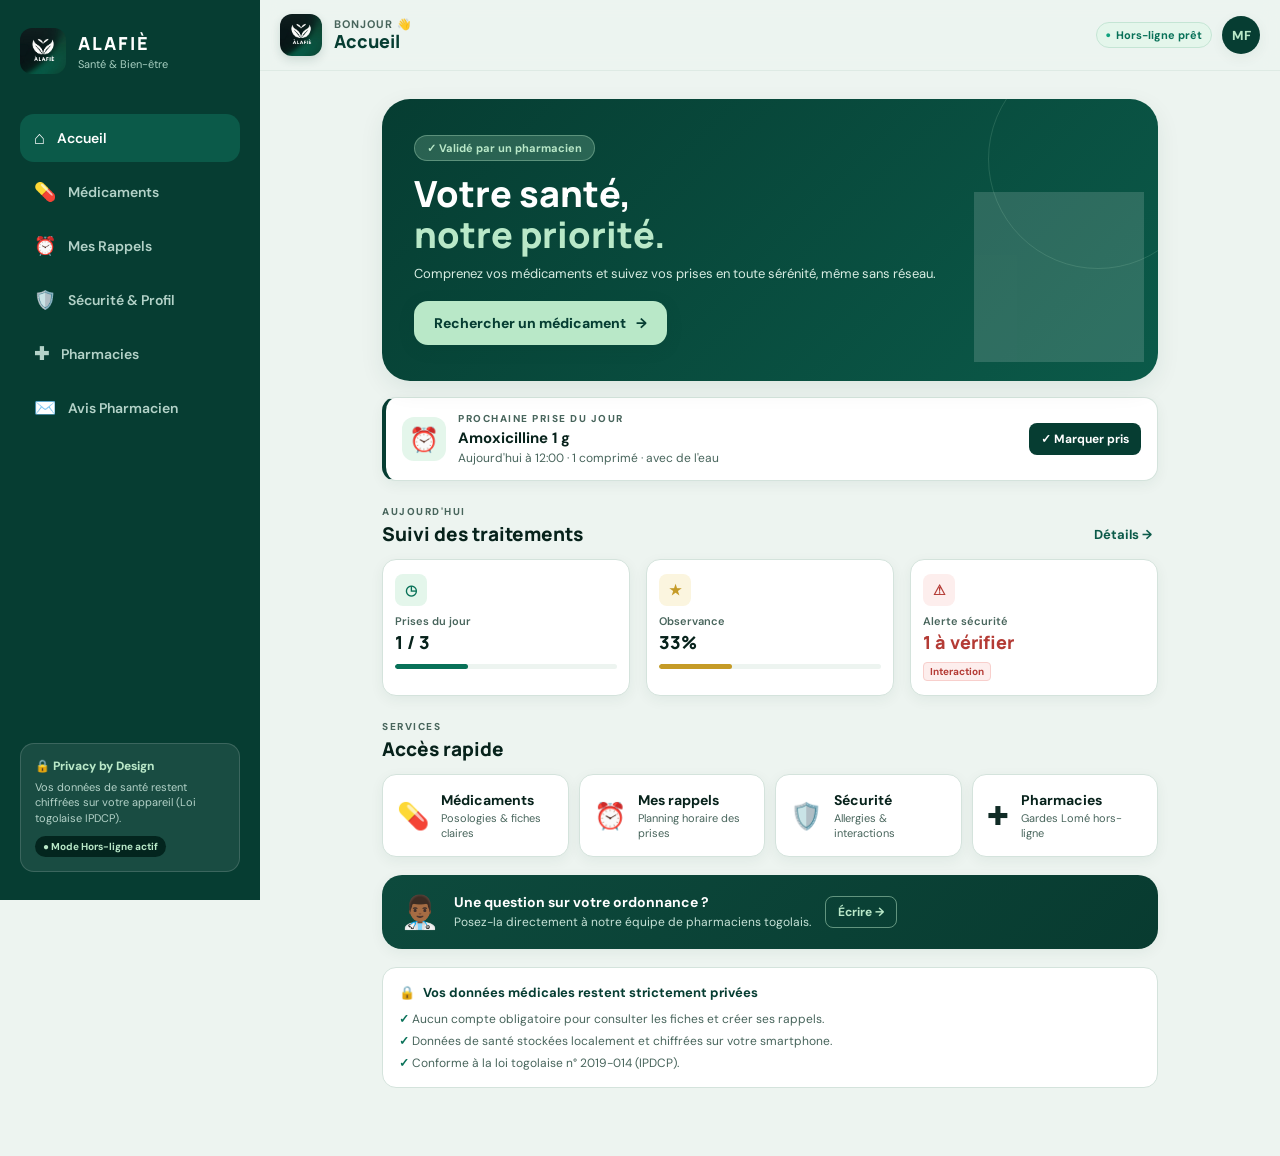
<file: index.html>
<!DOCTYPE html>
<html lang="fr">
<head>
  <meta charset="UTF-8">
  <meta name="viewport" content="width=device-width, initial-scale=1.0, maximum-scale=1.0, user-scalable=no, viewport-fit=cover">
  <meta name="theme-color" content="#063D32">
  <title>Alafiè — Santé & Suivi des médicaments</title>
  
  <!-- Polices Google : DM Sans (corps lisible) & Manrope (titres modernes) -->
  <link rel="preconnect" href="https://fonts.googleapis.com">
  <link rel="preconnect" href="https://fonts.gstatic.com" crossorigin>
  <link href="https://fonts.googleapis.com/css2?family=DM+Sans:ital,wght@0,400;0,500;0,600;0,700;1,400&family=Manrope:wght@600;700;800&display=swap" rel="stylesheet">
  
  <link rel="stylesheet" href="style.css">
</head>
<body>

<div class="app-layout">
  
  <!-- ==========================================
       SIDEBAR DESKTOP (> 900px)
       ========================================== -->
  <aside class="sidebar-desktop">
    <div class="sidebar-brand">
      <img src="IMG_1284.PNG" alt="Logo Alafiè" class="app-logo">
      <div class="brand-text">
        <span class="brand-name">ALAFIÈ</span>
        <span class="brand-tagline">Santé & Bien-être</span>
      </div>
    </div>

    <nav class="sidebar-nav">
      <button class="nav-btn active" data-screen="home">
        <span class="nav-icon">⌂</span>
        <span class="nav-label">Accueil</span>
      </button>
      <button class="nav-btn" data-screen="medicaments">
        <span class="nav-icon">💊</span>
        <span class="nav-label">Médicaments</span>
      </button>
      <button class="nav-btn" data-screen="rappels">
        <span class="nav-icon">⏰</span>
        <span class="nav-label">Mes Rappels</span>
      </button>
      <button class="nav-btn" data-screen="securite">
        <span class="nav-icon">🛡️</span>
        <span class="nav-label">Sécurité & Profil</span>
      </button>
      <button class="nav-btn" data-screen="pharmacies">
        <span class="nav-icon">✚</span>
        <span class="nav-label">Pharmacies</span>
      </button>
      <button class="nav-btn" data-screen="contact">
        <span class="nav-icon">✉️</span>
        <span class="nav-label">Avis Pharmacien</span>
      </button>
    </nav>

    <div class="sidebar-privacy">
      <div class="privacy-badge">🔒 Privacy by Design</div>
      <p>Vos données de santé restent chiffrées sur votre appareil (Loi togolaise IPDCP).</p>
      <div class="offline-pill">● Mode Hors-ligne actif</div>
    </div>
  </aside>

  <!-- ==========================================
       CONTENEUR PRINCIPAL (MOBILE & TABLETTE)
       ========================================== -->
  <div class="main-wrapper">
    
    <!-- Topbar Mobile & Tablette -->
    <header class="app-topbar">
      <div class="topbar-left">
        <img src="IMG_1284.PNG" alt="Alafiè" class="mobile-logo">
        <div>
          <span class="topbar-greeting">Bonjour 👋</span>
          <h1 class="topbar-title" id="page-title">Accueil</h1>
        </div>
      </div>
      <div class="topbar-right">
        <span class="sync-badge" title="Toutes les fiches sont synchronisées pour un usage sans réseau">
          <span class="dot-online">●</span> Hors-ligne prêt
        </span>
        <button class="btn-avatar" data-go="securite" aria-label="Profil et sécurité">
          <span>MF</span>
        </button>
      </div>
    </header>

    <!-- ZONE DE CONTENU DÉFILABLE -->
    <main class="app-content">

      <!-- ====================================================
           1. ÉCRAN ACCUEIL (#home)
           ==================================================== -->
      <section id="home" class="screen-view active-screen">
        
        <!-- Hero Compact Mobile -->
        <div class="hero-card">
          <div class="hero-content">
            <span class="badge-trust">✓ Validé par un pharmacien</span>
            <h2>Votre santé,<br><em>notre priorité.</em></h2>
            <p>Comprenez vos médicaments et suivez vos prises en toute sérénité, même sans réseau.</p>
            <button class="btn-primary" data-go="medicaments">
              <span>Rechercher un médicament</span>
              <span class="arrow-icon">→</span>
            </button>
          </div>
          <div class="hero-graphic">
            <img src="IMG_1284.PNG" alt="Feuille Alafiè" class="hero-leaf">
          </div>
        </div>

        <!-- Prochaine Prise Immédiate -->
        <div class="next-dose-banner" id="next-dose-widget">
          <div class="next-dose-icon">⏰</div>
          <div class="next-dose-info">
            <span class="section-micro">PROCHAINE PRISE DU JOUR</span>
            <strong id="next-dose-med">Amoxicilline 1 g</strong>
            <small id="next-dose-time">Aujourd'hui à 12:00 · 1 comprimé avec de l'eau</small>
          </div>
          <button class="btn-action-small" id="btn-quick-take">
            ✓ Marquer pris
          </button>
        </div>

        <!-- Suivi & Observance du jour -->
        <div class="section-title-row">
          <div>
            <span class="section-micro">AUJOURD'HUI</span>
            <h3>Suivi des traitements</h3>
          </div>
          <button class="btn-link" data-go="rappels">Détails →</button>
        </div>

        <div class="stats-row">
          <div class="stat-card">
            <div class="stat-icon icon-mint">◷</div>
            <div class="stat-data">
              <span class="stat-label">Prises du jour</span>
              <strong class="stat-value" id="stat-doses-ratio">2 / 3</strong>
            </div>
            <div class="stat-bar"><div class="stat-fill" id="stat-bar-fill" style="width: 67%;"></div></div>
          </div>

          <div class="stat-card">
            <div class="stat-icon icon-gold">★</div>
            <div class="stat-data">
              <span class="stat-label">Observance</span>
              <strong class="stat-value" id="stat-adherence-pct">67%</strong>
            </div>
            <div class="stat-bar"><div class="stat-fill stat-gold" id="stat-bar-gold" style="width: 67%;"></div></div>
          </div>

          <div class="stat-card stat-clickable" data-go="securite">
            <div class="stat-icon icon-danger">⚠</div>
            <div class="stat-data">
              <span class="stat-label">Alerte sécurité</span>
              <strong class="stat-value text-danger">1 à vérifier</strong>
            </div>
            <div class="stat-badge-danger">Interaction</div>
          </div>
        </div>

        <!-- Accès Rapide 4 Boutons -->
        <div class="section-title-row">
          <div>
            <span class="section-micro">SERVICES</span>
            <h3>Accès rapide</h3>
          </div>
        </div>

        <div class="quick-grid">
          <button class="quick-btn" data-go="medicaments">
            <span class="quick-emoji">💊</span>
            <div class="quick-texts">
              <b>Médicaments</b>
              <small>Posologies & fiches claires</small>
            </div>
          </button>
          
          <button class="quick-btn" data-go="rappels">
            <span class="quick-emoji">⏰</span>
            <div class="quick-texts">
              <b>Mes rappels</b>
              <small>Planning horaire des prises</small>
            </div>
          </button>

          <button class="quick-btn" data-go="securite">
            <span class="quick-emoji">🛡️</span>
            <div class="quick-texts">
              <b>Sécurité</b>
              <small>Allergies & interactions</small>
            </div>
          </button>

          <button class="quick-btn" data-go="pharmacies">
            <span class="quick-emoji">✚</span>
            <div class="quick-texts">
              <b>Pharmacies</b>
              <small>Gardes Lomé hors-ligne</small>
            </div>
          </button>
        </div>

        <!-- Bannière Contact Pharmacien -->
        <div class="pharmacist-card" data-go="contact">
          <div class="pharmacist-avatar">👨🏾‍⚕️</div>
          <div class="pharmacist-texts">
            <b>Une question sur votre ordonnance ?</b>
            <p>Posez-la directement à notre équipe de pharmaciens togolais.</p>
          </div>
          <button class="btn-outline-white">Écrire →</button>
        </div>

        <!-- Confiance & Confidentialité Locale -->
        <div class="privacy-guarantee-card">
          <div class="privacy-head">
            <span class="shield-icon">🔒</span>
            <strong>Vos données médicales restent strictement privées</strong>
          </div>
          <ul class="privacy-points">
            <li>Aucun compte obligatoire pour consulter les fiches et créer ses rappels.</li>
            <li>Données de santé stockées localement et chiffrées sur votre smartphone.</li>
            <li>Conforme à la loi togolaise n° 2019-014 (IPDCP).</li>
          </ul>
        </div>

      </section>

      <!-- ====================================================
           2. ÉCRAN MÉDICAMENTS (#medicaments)
           ==================================================== -->
      <section id="medicaments" class="screen-view">
        <div class="screen-header">
          <span class="section-micro">CATALOGUE OFFICIEL</span>
          <h2>Fiches Médicaments</h2>
          <p class="screen-sub">Informations simplifiées, posologies et équivalents génériques vérifiés.</p>
        </div>

        <!-- Barre de recherche -->
        <div class="search-container">
          <span class="search-icon">🔍</span>
          <input type="search" id="med-search-input" placeholder="Rechercher par marque ou DCI (ex: Paracétamol)..." autocomplete="off">
        </div>

        <!-- Filtres rapides -->
        <div class="filter-chips" id="filter-chips">
          <button class="chip active" data-filter="all">Tous</button>
          <button class="chip" data-filter="douleur">Douleur & Fièvre</button>
          <button class="chip" data-filter="antibiotique">Antibiotiques</button>
          <button class="chip" data-filter="anti-inflammatoire">Anti-inflammatoires</button>
          <button class="chip" data-filter="vitamine">Vitamines & Tonus</button>
        </div>

        <!-- Liste des cartes de médicaments -->
        <div class="med-list" id="med-list-container">
          <!-- Injecté dynamiquement par JavaScript avec fallback -->
        </div>

        <div class="trust-notice-box">
          <span class="notice-icon">ⓘ</span>
          <div>
            <b>Information médicale certifiée</b>
            <p>Chaque fiche est rédigée et validée par un pharmacien. Alafiè ne vend aucun médicament et ne remplace pas une prescription médicale.</p>
          </div>
        </div>
      </section>

      <!-- ====================================================
           3. ÉCRAN FICHE DÉTAILLÉE (#drug-detail)
           ==================================================== -->
      <section id="drug-detail" class="screen-view">
        <button class="btn-back" id="btn-back-to-meds">
          <span class="back-arrow">←</span>
          <span>Retour au catalogue</span>
        </button>

        <div class="detail-header-card">
          <div class="detail-badge-row">
            <span class="badge-trust">✓ Validé par un pharmacien</span>
            <span class="badge-form" id="detail-form-badge">Comprimé</span>
          </div>
          <h2 id="detail-med-name">Paracétamol 500 mg</h2>
          <div class="detail-dci-row">
            <span class="dci-label">DCI (Substance active) :</span>
            <strong id="detail-med-dci">Paracetamolum</strong>
          </div>
          <p class="detail-class" id="detail-med-class">Antalgique et antipyrétique de référence</p>
          
          <button class="btn-primary btn-add-treatment" id="btn-open-treatment-modal">
            <span>+ Ajouter à mon traitement</span>
          </button>
        </div>

        <!-- Sections informatives de la fiche -->
        <div class="detail-sections">
          
          <article class="detail-block">
            <div class="block-title">
              <span class="block-icon">🎯</span>
              <h3>À quoi sert ce médicament ?</h3>
            </div>
            <p id="detail-indication">Traitement symptomatique des douleurs d'intensité légère à modérée (maux de tête, douleurs dentaires, courbatures) et des états fébriles.</p>
          </article>

          <article class="detail-block highlight-posology">
            <div class="block-title">
              <span class="block-icon">⏱️</span>
              <h3>Posologie usuelle</h3>
            </div>
            <p id="detail-posology"><strong>Adulte et enfant > 27 kg :</strong> 1 à 2 comprimés par prise, à renouveler si nécessaire toutes les 4 à 6 heures. Ne jamais dépasser 3 000 mg (6 comprimés) par jour sans avis médical.</p>
          </article>

          <article class="detail-block">
            <div class="block-title">
              <span class="block-icon">💧</span>
              <h3>Comment le prendre ?</h3>
            </div>
            <p id="detail-administration">Par voie orale avec un grand verre d'eau. Peut être pris indifféremment pendant ou en dehors des repas.</p>
          </article>

          <article class="detail-block block-warning">
            <div class="block-title">
              <span class="block-icon">⚠️</span>
              <h3>Précautions & Contre-indications</h3>
            </div>
            <ul class="detail-bullets" id="detail-precautions">
              <li>Contre-indiqué en cas de maladie grave du foie (insuffisance hépatique).</li>
              <li>Attention aux surdosages : vérifiez qu'aucun autre traitement en cours ne contient de paracétamol.</li>
              <li>Éviter la consommation conjointe d'alcool.</li>
            </ul>
          </article>

          <article class="detail-block">
            <div class="block-title">
              <span class="block-icon">🔄</span>
              <h3>Équivalents génériques disponibles</h3>
            </div>
            <p class="generics-intro">Ces médicaments contiennent la même substance active et sont interchangeables :</p>
            <div class="generics-tags" id="detail-generics">
              <span class="generic-chip">Doliprane®</span>
              <span class="generic-chip">Efferalgan®</span>
              <span class="generic-chip">Dafalgan®</span>
              <span class="generic-chip">Paracétamol Biogaran</span>
            </div>
          </article>

          <article class="detail-block">
            <div class="block-title">
              <span class="block-icon">⚡</span>
              <h3>Effets indésirables possibles</h3>
            </div>
            <p id="detail-side-effects">Très rares aux doses recommandées : réactions allergiques cutanées (démangeaisons, rougeurs). En cas d'apparition inhabituelle, arrêtez la prise et contactez un soignant.</p>
          </article>

        </div>

        <div class="detail-bottom-cta">
          <button class="btn-primary full-width" id="btn-open-treatment-modal-bottom">
            <span>+ Ajouter à mon traitement quotidien</span>
          </button>
        </div>
      </section>

      <!-- ====================================================
           4. ÉCRAN RAPPELS (#rappels)
           ==================================================== -->
      <section id="rappels" class="screen-view">
        <div class="screen-header-row">
          <div>
            <span class="section-micro">OBSERVANCE</span>
            <h2>Mes Rappels</h2>
            <p class="screen-sub">Planning horaire autonome (fonctionne appareil verrouillé).</p>
          </div>
          <button class="btn-primary-small" id="btn-trigger-add-reminder">+ Nouveau</button>
        </div>

        <!-- Carte Résumé d'observance -->
        <div class="adherence-dashboard-card">
          <div class="adherence-text">
            <b>Suivi du traitement d'aujourd'hui</b>
            <span id="adherence-counter-text">2 prises sur 3 enregistrées</span>
            <small class="offline-note">🔔 Notifications locales programmées</small>
          </div>
          <div class="adherence-circle">
            <span class="circle-val" id="adherence-percentage">67%</span>
            <span class="circle-label">observance</span>
          </div>
        </div>

        <!-- Bannière "Tout est à jour" (affichée quand 100%) -->
        <div class="celebration-banner" id="celebration-banner" style="display: none;">
          <span class="celeb-icon">🎉</span>
          <div>
            <b>Bravo ! Toutes vos prises du jour sont validées.</b>
            <p>Votre suivi médical est parfaitement à jour pour aujourd'hui.</p>
          </div>
        </div>

        <!-- Timeline des prises -->
        <div class="section-title-row">
          <div>
            <span class="section-micro">CHRONOLOGIE</span>
            <h3>Prises prévues aujourd'hui</h3>
          </div>
        </div>

        <div class="reminder-timeline" id="reminder-timeline">
          <!-- Cartes de prises gérées dynamiquement en JS -->
        </div>

        <div class="battery-tip-box">
          <span class="tip-icon">💡</span>
          <div>
            <b>Astuce téléphones Android (Tecno, Infinix, etc.)</b>
            <p>Pour ne jamais manquer une alarme sans réseau, autorisez Alafiè à s'exécuter sans restriction de batterie dans vos paramètres.</p>
          </div>
        </div>
      </section>

      <!-- ====================================================
           5. ÉCRAN SÉCURITÉ (#securite)
           ==================================================== -->
      <section id="securite" class="screen-view">
        <div class="screen-header">
          <span class="section-micro">PRÉVENTION</span>
          <h2>Sécurité Médicamenteuse</h2>
          <p class="screen-sub">Vérification automatique des risques entre vos allergies et vos ordonnances.</p>
        </div>

        <!-- Alerte Risque Élevé Clinique -->
        <div class="risk-card risk-danger">
          <div class="risk-badge-header">
            <span class="risk-level-tag tag-high">🔴 Risque élevé détecté</span>
            <span class="risk-date">Aujourd'hui</span>
          </div>
          <div class="risk-body">
            <h4>Incompatibilité potentielle majeure</h4>
            <p>
              Une incompatibilité a été identifiée entre votre allergie déclarée à la <strong>Pénicilline</strong> et la prise d'<strong>Amoxicilline 1 g</strong> (antibiotique de la famille des pénicillines).
            </p>
            <div class="risk-action-notice">
              <span class="notice-symbol">⚠️</span>
              <p><strong>Parlez-en à un pharmacien ou à votre médecin avant toute prise.</strong> Ne modifiez pas votre traitement sans accompagnement d'un professionnel de santé.</p>
            </div>
          </div>
        </div>

        <!-- Grille de vos antécédents médicaux déclarés -->
        <div class="profile-card">
          <div class="profile-card-header">
            <div>
              <span class="section-micro">ANTÉCÉDENTS</span>
              <h3>Vos allergies déclarées</h3>
            </div>
            <button class="btn-secondary-small" id="btn-add-allergy">+ Ajouter</button>
          </div>
          <div class="allergy-tags" id="allergy-tags-container">
            <span class="allergy-pill pill-danger">
              <span>Allergie : Pénicilline</span>
              <button class="btn-tag-remove" title="Supprimer">×</button>
            </span>
            <span class="allergy-pill">
              <span>Allergie : Aspirine (AINS)</span>
              <button class="btn-tag-remove" title="Supprimer">×</button>
            </span>
          </div>
          <p class="profile-note">Ces informations ne quittent jamais votre appareil et servent uniquement à vérifier la compatibilité des fiches.</p>
        </div>

        <!-- Traitements actifs surveillés -->
        <div class="profile-card">
          <div class="profile-card-header">
            <div>
              <span class="section-micro">TRAITEMENTS EN COURS</span>
              <h3>Médicaments surveillés</h3>
            </div>
          </div>
          <div class="monitored-drugs-list" id="monitored-drugs-list">
            <div class="monitored-row warning-row">
              <div class="med-dot red-dot"></div>
              <div class="med-monitored-text">
                <strong>Amoxicilline 1 g</strong>
                <small>1 comprimé · 1x / jour · Risque allergique actif</small>
              </div>
              <span class="badge-status-danger">À vérifier</span>
            </div>

            <div class="monitored-row">
              <div class="med-dot green-dot"></div>
              <div class="med-monitored-text">
                <strong>Paracétamol 500 mg</strong>
                <small>1 comprimé · 3x / jour · Compatible</small>
              </div>
              <span class="badge-status-ok">Sans conflit</span>
            </div>

            <div class="monitored-row">
              <div class="med-dot green-dot"></div>
              <div class="med-monitored-text">
                <strong>Vitamine C 500 mg</strong>
                <small>1 comprimé · 1x / jour · Compatible</small>
              </div>
              <span class="badge-status-ok">Sans conflit</span>
            </div>
          </div>
        </div>

        <!-- Charte de protection IPDCP -->
        <div class="privacy-card-banner">
          <div class="privacy-icon">🛡️</div>
          <div>
            <b>Protection stricte de vos données de santé</b>
            <p>Aucune inscription nominative, aucun identifiant transmis. Toutes les comparaisons s'exécutent en local sur votre processeur conformément à la loi togolaise n° 2019-014.</p>
          </div>
        </div>
      </section>

      <!-- ====================================================
           6. ÉCRAN PHARMACIES DE GARDE (#pharmacies)
           ==================================================== -->
      <section id="pharmacies" class="screen-view">
        <div class="screen-header-row">
          <div>
            <span class="section-micro">OFFICINES DE GARDE</span>
            <h2>Pharmacies de garde</h2>
            <p class="screen-sub">Lomé & environs · Liste de la semaine téléchargeable hors-ligne.</p>
          </div>
          <span class="badge-offline-active">● Hors-ligne</span>
        </div>

        <!-- Sélecteur de quartier -->
        <div class="filter-chips">
          <button class="chip active">Tout Lomé</button>
          <button class="chip">Centre-ville</button>
          <button class="chip">Tokoin</button>
          <button class="chip">Bè & Port</button>
          <button class="chip">Adidogomé</button>
        </div>

        <!-- Liste des pharmacies -->
        <div class="pharmacy-grid">
          
          <article class="pharmacy-card">
            <div class="pharmacy-icon-box">✚</div>
            <div class="pharmacy-details">
              <div class="pharmacy-top">
                <h4>Pharmacie Centrale de Lomé</h4>
                <span class="badge-open-24">Ouverte 24h/24</span>
              </div>
              <p class="pharmacy-address">📍 Rue du Commerce, Grand Marché (Centre)</p>
              <div class="pharmacy-phone-row">
                <span class="phone-label">Urgence garde :</span>
                <strong>+228 22 21 34 56</strong>
              </div>
            </div>
            <div class="pharmacy-actions">
              <a href="tel:+22822213456" class="btn-call-pharma">
                <span>📞 Appeler</span>
              </a>
              <button class="btn-secondary-pharma" onclick="notify('Pharmacie Centrale : en face du Grand Marché')">
                <span>Détails</span>
              </button>
            </div>
          </article>

          <article class="pharmacy-card">
            <div class="pharmacy-icon-box">✚</div>
            <div class="pharmacy-details">
              <div class="pharmacy-top">
                <h4>Pharmacie Saint Joseph</h4>
                <span class="badge-open-hours">08h00 — 22h00</span>
              </div>
              <p class="pharmacy-address">📍 Boulevard de la Paix, Tokoin Hôpital</p>
              <div class="pharmacy-phone-row">
                <span class="phone-label">Urgence garde :</span>
                <strong>+228 22 21 24 60</strong>
              </div>
            </div>
            <div class="pharmacy-actions">
              <a href="tel:+22822212460" class="btn-call-pharma">
                <span>📞 Appeler</span>
              </a>
              <button class="btn-secondary-pharma" onclick="notify('Pharmacie Saint Joseph : Proche CHU Tokoin')">
                <span>Détails</span>
              </button>
            </div>
          </article>

          <article class="pharmacy-card">
            <div class="pharmacy-icon-box">✚</div>
            <div class="pharmacy-details">
              <div class="pharmacy-top">
                <h4>Pharmacie de l'Océan</h4>
                <span class="badge-open-hours">08h00 — 22h00</span>
              </div>
              <p class="pharmacy-address">📍 Route d'Aného, Zone Portuaire</p>
              <div class="pharmacy-phone-row">
                <span class="phone-label">Urgence garde :</span>
                <strong>+228 22 25 67 89</strong>
              </div>
            </div>
            <div class="pharmacy-actions">
              <a href="tel:+22822256789" class="btn-call-pharma">
                <span>📞 Appeler</span>
              </a>
              <button class="btn-secondary-pharma" onclick="notify('Pharmacie de l\'Océan : carrefour du Port')">
                <span>Détails</span>
              </button>
            </div>
          </article>

        </div>

        <!-- Emplacement transparent pour la V2 (Carte) -->
        <div class="v2-map-placeholder">
          <div class="v2-map-badge">✦ Prévu en Version 2</div>
          <div class="v2-map-content">
            <span class="map-icon">🗺️</span>
            <b>Carte interactive & Géolocalisation</b>
            <p>Dans la prochaine version, visualisez les pharmacies de garde les plus proches de votre position avec itinéraire GPS.</p>
          </div>
        </div>

      </section>

      <!-- ====================================================
           7. ÉCRAN CONTACT PHARMACIEN (#contact)
           ==================================================== -->
      <section id="contact" class="screen-view">
        <div class="screen-header">
          <span class="section-micro">ÉCOUTE MÉDICALE</span>
          <h2>Avis & Question au Pharmacien</h2>
          <p class="screen-sub">Formulaire direct adressé à notre équipe de pharmaciens togolais.</p>
        </div>

        <div class="contact-card-box">
          <div class="contact-disclaimer">
            <span class="doc-icon">👨🏾‍⚕️</span>
            <div>
              <b>Service assuré par des professionnels diplômés</b>
              <p>Chaque réponse est examinée avec rigueur. <strong>Ce service ne remplace pas une consultation médicale d'urgence (SAMU 118 / CHU).</strong> Aucun chatbot automatique n'est utilisé.</p>
            </div>
          </div>

          <form id="pharmacist-question-form" class="contact-form">
            <div class="form-group">
              <label for="user-name">Votre nom ou prénom (facultatif)</label>
              <input type="text" id="user-name" placeholder="Ex: Mario" />
            </div>

            <div class="form-group">
              <label for="user-contact">Numéro de téléphone ou Email (pour la réponse)</label>
              <input type="text" id="user-contact" placeholder="Ex: 90 00 00 00 ou email@domaine.tg" required />
            </div>

            <div class="form-group">
              <label for="question-subject">Sujet de la demande</label>
              <select id="question-subject">
                <option value="posologie">Question sur une posologie ou un dosage</option>
                <option value="effets">Effet indésirable ou réaction suspecte</option>
                <option value="generique">Demande d'équivalent générique</option>
                <option value="autre">Autre question médicale</option>
              </select>
            </div>

            <div class="form-group">
              <label for="question-text">Votre question détaillée</label>
              <textarea id="question-text" rows="4" placeholder="Précisez le nom du médicament, vos symptômes et le traitement en cours..." required></textarea>
            </div>

            <button type="submit" class="btn-primary full-width">
              <span>Envoyer ma question au pharmacien</span>
              <span>✉️</span>
            </button>
          </form>
        </div>
      </section>

    </main>

    <!-- ==========================================
         BOTTOM NAVIGATION BAR MOBILE (Fixe en bas)
         ========================================== -->
    <nav class="bottom-nav">
      <button class="bnav-btn active" data-screen="home">
        <span class="bnav-icon">⌂</span>
        <span class="bnav-label">Accueil</span>
      </button>
      <button class="bnav-btn" data-screen="medicaments">
        <span class="bnav-icon">💊</span>
        <span class="bnav-label">Médicaments</span>
      </button>
      <button class="bnav-btn" data-screen="rappels">
        <span class="bnav-icon">⏰</span>
        <span class="bnav-label">Rappels</span>
      </button>
      <button class="bnav-btn" data-screen="securite">
        <span class="bnav-icon">🛡️</span>
        <span class="bnav-label">Sécurité</span>
      </button>
      <button class="bnav-btn" data-screen="pharmacies">
        <span class="bnav-icon">✚</span>
        <span class="bnav-label">Pharmacies</span>
      </button>
    </nav>

  </div>
</div>

<!-- ====================================================
     MODAL CONFIGURATION D'UN TRAITEMENT / RAPPEL
     ==================================================== -->
<div class="modal-overlay" id="treatment-modal" style="display: none;">
  <div class="modal-sheet">
    <div class="modal-handle"></div>
    <div class="modal-header">
      <div>
        <span class="section-micro">PLANIFICATEUR DE PRISES</span>
        <h3 id="modal-drug-title">Ajouter Paracétamol 500 mg</h3>
      </div>
      <button class="btn-modal-close" id="btn-close-modal">✕</button>
    </div>

    <form id="add-treatment-form" class="modal-body">
      <div class="form-row">
        <div class="form-group">
          <label>Dose par prise</label>
          <input type="text" id="modal-dose-input" value="1 comprimé" required>
        </div>
        <div class="form-group">
          <label>Fréquence journalière</label>
          <select id="modal-freq-input">
            <option value="1">1 fois par jour</option>
            <option value="2">2 fois par jour</option>
            <option value="3" selected>3 fois par jour</option>
            <option value="4">4 fois par jour</option>
          </select>
        </div>
      </div>

      <div class="form-group">
        <label>Heure du premier rappel</label>
        <input type="time" id="modal-time-input" value="08:00" required>
      </div>

      <div class="form-group">
        <label>Moment de la prise</label>
        <select id="modal-moment-input">
          <option value="Pendant le repas">Pendant le repas</option>
          <option value="Après le repas" selected>Après le repas</option>
          <option value="À jeun / Avant le repas">À jeun / Avant le repas</option>
          <option value="Au coucher">Au coucher</option>
        </select>
      </div>

      <div class="form-group">
        <label>Durée du traitement</label>
        <select id="modal-duration-input">
          <option value="5">5 jours (Traitement ponctuel)</option>
          <option value="7" selected>7 jours</option>
          <option value="10">10 jours</option>
          <option value="30">Traitement continu (Chronique)</option>
        </select>
      </div>

      <div class="modal-footer">
        <button type="button" class="btn-secondary" id="btn-cancel-modal">Annuler</button>
        <button type="submit" class="btn-primary">
          <span>Enregistrer le rappel</span>
          <span>✓</span>
        </button>
      </div>
    </form>
  </div>
</div>

<!-- ====================================================
     TOAST NOTIFICATIONS (Feedback utilisateur)
     ==================================================== -->
<div class="app-toast" id="app-toast" role="status" aria-live="polite">
  <span class="toast-dot"></span>
  <span id="toast-message">Action enregistrée</span>
</div>

<script src="script.js"></script>
</body>
</html>
</file>
<file: style.css>
/* ==============================================================================
   ALAFIÈ — DESIGN SYSTEM & FEUILLE DE STYLE
   Mobile-First • Santé & Suivi des Médicaments (Togo / Afrique de l'Ouest)
   ============================================================================== */

:root {
  /* Palette Alafiè officielle */
  --alafie-green: #063D32;
  --alafie-green-dark: #03251e;
  --alafie-green-light: #0b5a49;
  --alafie-green-hover: #0e6e5a;
  --alafie-mint: #b9e8c8;
  --alafie-mint-light: #e4f6eb;
  --alafie-mint-border: #c4e5d4;
  --alafie-gold: #c59b27;
  --alafie-gold-light: #fbf5df;

  /* Neutres & Contrastes renforcés pour accessibilité */
  --alafie-background: #edf4f0;
  --alafie-card: #ffffff;
  --alafie-text: #102b25;
  --alafie-text-heading: #07221b;
  --alafie-muted: #48655c; /* Plus contrasté que #81958e pour l'extérieur */
  --alafie-border: #d4e3dc;

  /* Alertes & États cliniques */
  --alafie-danger: #b43b35;
  --alafie-danger-bg: #fdeeed;
  --alafie-danger-border: #f8cfcc;
  --alafie-warning: #ad6500;
  --alafie-warning-bg: #fef6e5;
  --alafie-warning-border: #f7dfb0;
  --alafie-success: #087158;
  --alafie-success-bg: #e2f5ea;

  /* Rayons de courbure & Ombres */
  --radius-sm: 8px;
  --radius-md: 14px;
  --radius-lg: 20px;
  --radius-xl: 28px;
  --shadow-subtle: 0 4px 14px rgba(6, 61, 50, 0.06);
  --shadow-card: 0 8px 24px rgba(6, 61, 50, 0.08);
  --shadow-modal: 0 -10px 40px rgba(6, 61, 50, 0.22);

  /* Typographie */
  --font-text: "DM Sans", -apple-system, BlinkMacSystemFont, "Segoe UI", Roboto, sans-serif;
  --font-title: "Manrope", sans-serif;
  
  --transition-fast: 180ms cubic-bezier(0.16, 1, 0.3, 1);
  --transition-normal: 240ms cubic-bezier(0.16, 1, 0.3, 1);
}

/* ------------------------------------------------------------------------------
   RESET & BASES
   ------------------------------------------------------------------------------ */
*, *::before, *::after {
  box-sizing: border-box;
  margin: 0;
  padding: 0;
}

html, body {
  min-height: 100%;
  font-family: var(--font-text);
  background-color: var(--alafie-background);
  color: var(--alafie-text);
  -webkit-font-smoothing: antialiased;
  -moz-osx-font-smoothing: grayscale;
}

button, input, select, textarea {
  font-family: inherit;
  font-size: inherit;
  color: inherit;
}

button {
  cursor: pointer;
  border: none;
  background: transparent;
  touch-action: manipulation;
  -webkit-tap-highlight-color: transparent;
}

a {
  color: inherit;
  text-decoration: none;
}

/* ------------------------------------------------------------------------------
   STRUCTURE GLOBALE & RESPONSIVE LAYOUT
   ------------------------------------------------------------------------------ */
.app-layout {
  min-height: 100vh;
  display: flex;
}

/* Sidebar Desktop (> 900px) */
.sidebar-desktop {
  display: none; /* Masquée sur mobile par défaut */
}

.main-wrapper {
  flex: 1;
  display: flex;
  flex-direction: column;
  min-width: 0;
  width: 100%;
  padding-bottom: calc(76px + env(safe-area-inset-bottom, 0px)); /* Espace pour la bottom nav */
}

/* ------------------------------------------------------------------------------
   TOPBAR MOBILE
   ------------------------------------------------------------------------------ */
.app-topbar {
  position: sticky;
  top: 0;
  z-index: 100;
  display: flex;
  align-items: center;
  justify-content: space-between;
  padding: 14px 20px;
  background-color: rgba(237, 244, 240, 0.95);
  backdrop-filter: blur(10px);
  -webkit-backdrop-filter: blur(10px);
  border-bottom: 1px solid rgba(212, 227, 220, 0.6);
}

.topbar-left {
  display: flex;
  align-items: center;
  gap: 12px;
}

.mobile-logo {
  width: 42px;
  height: 42px;
  object-fit: cover;
  border-radius: 12px;
  background-color: var(--alafie-green);
  box-shadow: 0 4px 10px rgba(6, 61, 50, 0.15);
}

.topbar-greeting {
  display: block;
  font-size: 11px;
  font-weight: 700;
  letter-spacing: 1px;
  color: var(--alafie-muted);
  text-transform: uppercase;
}

.topbar-title {
  font-family: var(--font-title);
  font-size: 18px;
  font-weight: 800;
  color: var(--alafie-green);
  line-height: 1.2;
}

.topbar-right {
  display: flex;
  align-items: center;
  gap: 10px;
}

.sync-badge {
  display: inline-flex;
  align-items: center;
  gap: 5px;
  background-color: var(--alafie-mint-light);
  color: var(--alafie-success);
  padding: 5px 9px;
  border-radius: 50px;
  font-size: 11px;
  font-weight: 700;
  border: 1px solid var(--alafie-mint-border);
}

.dot-online {
  color: #10a37f;
  font-size: 9px;
  animation: pulse-dot 2.5s infinite;
}

@keyframes pulse-dot {
  0%, 100% { opacity: 1; transform: scale(1); }
  50% { opacity: 0.4; transform: scale(0.85); }
}

.btn-avatar {
  width: 38px;
  height: 38px;
  border-radius: 50%;
  background: var(--alafie-green);
  color: var(--alafie-mint);
  display: flex;
  align-items: center;
  justify-content: center;
  font-weight: 800;
  font-size: 13px;
  box-shadow: var(--shadow-subtle);
  transition: transform var(--transition-fast);
}

.btn-avatar:active {
  transform: scale(0.92);
}

/* ------------------------------------------------------------------------------
   ZONE CONTENU PRINCIPAL
   ------------------------------------------------------------------------------ */
.app-content {
  padding: 16px 18px 40px;
  max-width: 680px;
  margin: 0 auto;
  width: 100%;
}

.screen-view {
  display: none;
  animation: fadeIn 220ms ease;
}

.screen-view.active-screen {
  display: block;
}

@keyframes fadeIn {
  from { opacity: 0; transform: translateY(6px); }
  to { opacity: 1; transform: translateY(0); }
}

.section-micro {
  display: block;
  font-size: 10px;
  font-weight: 800;
  letter-spacing: 1.5px;
  color: var(--alafie-muted);
  text-transform: uppercase;
  margin-bottom: 3px;
}

.section-title-row {
  display: flex;
  justify-content: space-between;
  align-items: flex-end;
  margin: 24px 0 12px;
}

.section-title-row h3 {
  font-family: var(--font-title);
  font-size: 19px;
  font-weight: 800;
  color: var(--alafie-text-heading);
}

.btn-link {
  color: var(--alafie-green-light);
  font-weight: 700;
  font-size: 13px;
  padding: 4px 6px;
}

/* ------------------------------------------------------------------------------
   1. HERO CARD (ACCUEIL)
   ------------------------------------------------------------------------------ */
.hero-card {
  background: linear-gradient(135deg, var(--alafie-green) 0%, var(--alafie-green-light) 100%);
  border-radius: var(--radius-xl);
  color: #ffffff;
  padding: 26px 22px;
  position: relative;
  overflow: hidden;
  box-shadow: var(--shadow-card);
  margin-bottom: 16px;
}

.hero-card::after {
  content: "";
  position: absolute;
  width: 220px;
  height: 220px;
  border-radius: 50%;
  border: 1px solid rgba(185, 232, 200, 0.15);
  right: -50px;
  top: -50px;
  pointer-events: none;
}

.badge-trust {
  display: inline-block;
  background-color: rgba(185, 232, 200, 0.2);
  color: var(--alafie-mint);
  border: 1px solid rgba(185, 232, 200, 0.35);
  border-radius: 50px;
  padding: 5px 12px;
  font-size: 11px;
  font-weight: 700;
  margin-bottom: 12px;
}

.hero-content h2 {
  font-family: var(--font-title);
  font-size: 28px;
  font-weight: 800;
  line-height: 1.15;
  margin-bottom: 8px;
}

.hero-content h2 em {
  font-style: normal;
  color: var(--alafie-mint);
}

.hero-content p {
  color: #d8ede3;
  font-size: 13px;
  line-height: 1.5;
  margin-bottom: 18px;
  max-width: 90%;
}

.hero-graphic {
  position: absolute;
  right: 14px;
  bottom: 14px;
  opacity: 0.15;
  pointer-events: none;
}

.hero-leaf {
  width: 120px;
  height: 120px;
  filter: brightness(0) invert(1);
}

/* Boutons primaires & actions */
.btn-primary {
  display: inline-flex;
  align-items: center;
  justify-content: center;
  gap: 10px;
  background-color: var(--alafie-mint);
  color: var(--alafie-green);
  padding: 13px 20px;
  border-radius: var(--radius-md);
  font-weight: 800;
  font-size: 14px;
  box-shadow: 0 4px 15px rgba(6, 61, 50, 0.18);
  transition: all var(--transition-fast);
}

.btn-primary:active {
  transform: translateY(1px) scale(0.98);
  background-color: #a4deb7;
}

.btn-primary.full-width {
  width: 100%;
}

/* Prochaine prise immédiate */
.next-dose-banner {
  background-color: var(--alafie-card);
  border: 1px solid var(--alafie-border);
  border-left: 4px solid var(--alafie-green);
  border-radius: var(--radius-md);
  padding: 14px 16px;
  display: flex;
  align-items: center;
  gap: 12px;
  box-shadow: var(--shadow-subtle);
  margin-bottom: 18px;
}

.next-dose-icon {
  font-size: 24px;
  width: 44px;
  height: 44px;
  border-radius: 12px;
  background-color: var(--alafie-mint-light);
  display: flex;
  align-items: center;
  justify-content: center;
  flex-shrink: 0;
}

.next-dose-info {
  flex: 1;
  min-width: 0;
}

.next-dose-info strong {
  display: block;
  font-size: 15px;
  font-weight: 700;
  color: var(--alafie-text-heading);
}

.next-dose-info small {
  display: block;
  font-size: 12px;
  color: var(--alafie-muted);
  margin-top: 2px;
  white-space: nowrap;
  overflow: hidden;
  text-overflow: ellipsis;
}

.btn-action-small {
  background-color: var(--alafie-green);
  color: #ffffff;
  padding: 8px 12px;
  border-radius: var(--radius-sm);
  font-size: 12px;
  font-weight: 700;
  white-space: nowrap;
  transition: all var(--transition-fast);
}

.btn-action-small:active {
  background-color: var(--alafie-green-hover);
  transform: scale(0.95);
}

/* ------------------------------------------------------------------------------
   STATS & OBSERVANCE (ACCUEIL)
   ------------------------------------------------------------------------------ */
.stats-row {
  display: grid;
  grid-template-columns: repeat(3, 1fr);
  gap: 10px;
  margin-bottom: 12px;
}

.stat-card {
  background-color: var(--alafie-card);
  border-radius: var(--radius-md);
  padding: 14px 12px;
  box-shadow: var(--shadow-subtle);
  border: 1px solid var(--alafie-border);
  display: flex;
  flex-direction: column;
}

.stat-clickable {
  cursor: pointer;
  transition: transform var(--transition-fast);
}

.stat-clickable:active {
  transform: scale(0.97);
}

.stat-icon {
  width: 32px;
  height: 32px;
  border-radius: 8px;
  display: flex;
  align-items: center;
  justify-content: center;
  font-size: 14px;
  font-weight: 800;
  margin-bottom: 8px;
}

.icon-mint { background: var(--alafie-mint-light); color: var(--alafie-success); }
.icon-gold { background: var(--alafie-gold-light); color: var(--alafie-gold); }
.icon-danger { background: var(--alafie-danger-bg); color: var(--alafie-danger); }

.stat-label {
  display: block;
  font-size: 11px;
  color: var(--alafie-muted);
  font-weight: 600;
}

.stat-value {
  display: block;
  font-size: 18px;
  font-weight: 800;
  font-family: var(--font-title);
  color: var(--alafie-text-heading);
  margin-top: 2px;
}

.text-danger {
  color: var(--alafie-danger);
}

.stat-bar {
  height: 5px;
  background-color: var(--alafie-background);
  border-radius: 10px;
  margin-top: 10px;
  overflow: hidden;
}

.stat-fill {
  height: 100%;
  background-color: var(--alafie-success);
  border-radius: 10px;
  transition: width 0.4s ease;
}

.stat-fill.stat-gold {
  background-color: var(--alafie-gold);
}

.stat-badge-danger {
  display: inline-block;
  background: var(--alafie-danger-bg);
  color: var(--alafie-danger);
  border: 1px solid var(--alafie-danger-border);
  font-size: 10px;
  font-weight: 700;
  padding: 2px 6px;
  border-radius: 4px;
  margin-top: 8px;
  align-self: flex-start;
}

/* ------------------------------------------------------------------------------
   ACCÈS RAPIDE 4 BOUTONS (ACCUEIL)
   ------------------------------------------------------------------------------ */
.quick-grid {
  display: grid;
  grid-template-columns: 1fr 1fr;
  gap: 10px;
  margin-bottom: 18px;
}

.quick-btn {
  background-color: var(--alafie-card);
  border: 1px solid var(--alafie-border);
  border-radius: var(--radius-md);
  padding: 16px 14px;
  display: flex;
  align-items: center;
  gap: 12px;
  text-align: left;
  box-shadow: var(--shadow-subtle);
  transition: transform var(--transition-fast), box-shadow var(--transition-fast);
}

.quick-btn:active {
  transform: scale(0.97);
  box-shadow: 0 2px 8px rgba(6, 61, 50, 0.05);
}

.quick-emoji {
  font-size: 26px;
  line-height: 1;
  flex-shrink: 0;
}

.quick-texts b {
  display: block;
  font-size: 14px;
  font-weight: 700;
  color: var(--alafie-text-heading);
}

.quick-texts small {
  display: block;
  font-size: 11px;
  color: var(--alafie-muted);
  margin-top: 2px;
  line-height: 1.3;
}

/* Bannière Pharmacien Togo */
.pharmacist-card {
  background: linear-gradient(135deg, #0d4a3d, #083b30);
  border-radius: var(--radius-lg);
  padding: 16px 18px;
  color: #ffffff;
  display: flex;
  align-items: center;
  gap: 14px;
  margin-bottom: 18px;
  cursor: pointer;
  box-shadow: var(--shadow-subtle);
}

.pharmacist-avatar {
  font-size: 32px;
  flex-shrink: 0;
}

.pharmacist-texts b {
  display: block;
  font-size: 14px;
  font-weight: 700;
}

.pharmacist-texts p {
  font-size: 12px;
  color: #c7e3d8;
  margin-top: 3px;
  line-height: 1.4;
}

.btn-outline-white {
  background: transparent;
  color: var(--alafie-mint);
  border: 1px solid rgba(185, 232, 200, 0.5);
  border-radius: var(--radius-sm);
  padding: 7px 12px;
  font-size: 12px;
  font-weight: 700;
  white-space: nowrap;
}

/* Privacy Guarantee Card */
.privacy-guarantee-card {
  background: var(--alafie-card);
  border: 1px solid var(--alafie-border);
  border-radius: var(--radius-md);
  padding: 16px;
  margin-top: 8px;
}

.privacy-head {
  display: flex;
  align-items: center;
  gap: 8px;
  font-size: 13px;
  color: var(--alafie-green);
  margin-bottom: 10px;
}

.privacy-points {
  list-style: none;
  font-size: 12px;
  color: var(--alafie-muted);
  display: flex;
  flex-direction: column;
  gap: 6px;
}

.privacy-points li::before {
  content: "✓ ";
  color: var(--alafie-success);
  font-weight: 800;
}

/* ------------------------------------------------------------------------------
   2. ÉCRAN MÉDICAMENTS & RECHERCHE
   ------------------------------------------------------------------------------ */
.screen-header {
  margin-bottom: 16px;
}

.screen-header h2, .screen-header-row h2 {
  font-family: var(--font-title);
  font-size: 24px;
  font-weight: 800;
  color: var(--alafie-text-heading);
}

.screen-sub {
  font-size: 13px;
  color: var(--alafie-muted);
  margin-top: 4px;
  line-height: 1.45;
}

.screen-header-row {
  display: flex;
  justify-content: space-between;
  align-items: flex-start;
  margin-bottom: 16px;
}

.search-container {
  background-color: var(--alafie-card);
  border: 1.5px solid var(--alafie-border);
  border-radius: var(--radius-md);
  padding: 12px 14px;
  display: flex;
  align-items: center;
  gap: 10px;
  box-shadow: var(--shadow-subtle);
  margin-bottom: 12px;
  transition: border-color var(--transition-fast);
}

.search-container:focus-within {
  border-color: var(--alafie-green);
}

.search-container input {
  border: none;
  outline: none;
  background: transparent;
  width: 100%;
  font-size: 14px;
}

.search-container input::placeholder {
  color: #7b988f;
}

/* Filter chips */
.filter-chips {
  display: flex;
  gap: 8px;
  overflow-x: auto;
  padding-bottom: 8px;
  margin-bottom: 14px;
  scrollbar-width: none;
  -webkit-overflow-scrolling: touch;
}

.filter-chips::-webkit-scrollbar {
  display: none;
}

.chip {
  padding: 7px 14px;
  border-radius: 50px;
  background: var(--alafie-card);
  border: 1px solid var(--alafie-border);
  font-size: 12px;
  font-weight: 600;
  color: var(--alafie-muted);
  white-space: nowrap;
  transition: all var(--transition-fast);
}

.chip.active, .chip:active {
  background-color: var(--alafie-green);
  color: #ffffff;
  border-color: var(--alafie-green);
}

/* Grille des médicaments */
.med-list {
  display: flex;
  flex-direction: column;
  gap: 10px;
  margin-bottom: 18px;
}

.med-card {
  background-color: var(--alafie-card);
  border: 1px solid var(--alafie-border);
  border-radius: var(--radius-md);
  padding: 15px 16px;
  display: flex;
  align-items: center;
  gap: 14px;
  box-shadow: var(--shadow-subtle);
  transition: transform var(--transition-fast), border-color var(--transition-fast);
  cursor: pointer;
}

.med-card:active {
  transform: scale(0.98);
  border-color: var(--alafie-green-light);
}

.med-icon-box {
  width: 44px;
  height: 44px;
  border-radius: 12px;
  display: flex;
  align-items: center;
  justify-content: center;
  font-size: 22px;
  flex-shrink: 0;
}

.med-icon-blue { background: #eaf1fb; color: #1c54b2; }
.med-icon-cream { background: #fdf5e2; color: #9c7104; }
.med-icon-pink { background: #fbebee; color: #ad2840; }
.med-icon-orange { background: #fef1e5; color: #b75709; }

.med-main-info {
  flex: 1;
  min-width: 0;
}

.med-main-info b {
  display: block;
  font-size: 15px;
  color: var(--alafie-text-heading);
}

.med-dci-sub {
  display: block;
  font-size: 12px;
  color: var(--alafie-muted);
  margin-top: 2px;
  font-weight: 500;
}

.med-arrow {
  color: #9ab4aa;
  font-size: 20px;
  font-weight: 700;
}

.trust-notice-box {
  background-color: var(--alafie-mint-light);
  border: 1px solid var(--alafie-mint-border);
  border-radius: var(--radius-md);
  padding: 14px;
  display: flex;
  gap: 12px;
  margin-top: 14px;
}

.notice-icon {
  font-size: 20px;
  color: var(--alafie-success);
}

.trust-notice-box b {
  display: block;
  font-size: 13px;
  color: var(--alafie-green);
}

.trust-notice-box p {
  font-size: 12px;
  color: var(--alafie-muted);
  margin-top: 4px;
  line-height: 1.45;
}

/* ------------------------------------------------------------------------------
   3. ÉCRAN FICHE DÉTAILLÉE DU MÉDICAMENT (#drug-detail)
   ------------------------------------------------------------------------------ */
.btn-back {
  display: inline-flex;
  align-items: center;
  gap: 8px;
  color: var(--alafie-green);
  font-weight: 700;
  font-size: 14px;
  padding: 8px 0;
  margin-bottom: 12px;
}

.detail-header-card {
  background-color: var(--alafie-card);
  border: 1px solid var(--alafie-border);
  border-radius: var(--radius-lg);
  padding: 22px;
  box-shadow: var(--shadow-subtle);
  margin-bottom: 16px;
}

.detail-badge-row {
  display: flex;
  gap: 8px;
  margin-bottom: 10px;
}

.badge-form {
  background-color: #eaf1fb;
  color: #1e529a;
  border-radius: 50px;
  padding: 5px 11px;
  font-size: 11px;
  font-weight: 700;
}

.detail-header-card h2 {
  font-family: var(--font-title);
  font-size: 24px;
  font-weight: 800;
  color: var(--alafie-text-heading);
  margin-bottom: 6px;
}

.detail-dci-row {
  font-size: 13px;
  color: var(--alafie-muted);
  margin-bottom: 6px;
}

.detail-dci-row strong {
  color: var(--alafie-green);
  font-style: italic;
}

.detail-class {
  font-size: 13px;
  color: var(--alafie-text);
  margin-bottom: 18px;
}

.btn-add-treatment {
  width: 100%;
}

.detail-sections {
  display: flex;
  flex-direction: column;
  gap: 12px;
  margin-bottom: 24px;
}

.detail-block {
  background-color: var(--alafie-card);
  border: 1px solid var(--alafie-border);
  border-radius: var(--radius-md);
  padding: 16px;
  box-shadow: var(--shadow-subtle);
}

.detail-block.highlight-posology {
  border-left: 4px solid var(--alafie-green);
  background-color: #f7fbf9;
}

.detail-block.block-warning {
  border-left: 4px solid var(--alafie-danger);
  background-color: var(--alafie-danger-bg);
  border-color: var(--alafie-danger-border);
}

.detail-block.block-warning .block-title h3 {
  color: var(--alafie-danger);
}

.block-title {
  display: flex;
  align-items: center;
  gap: 8px;
  margin-bottom: 10px;
}

.block-title h3 {
  font-family: var(--font-title);
  font-size: 15px;
  font-weight: 800;
  color: var(--alafie-text-heading);
}

.detail-block p {
  font-size: 13px;
  line-height: 1.55;
  color: #2c4740;
}

.detail-bullets {
  padding-left: 20px;
  font-size: 13px;
  line-height: 1.55;
  color: #2c4740;
}

.detail-bullets li {
  margin-bottom: 6px;
}

.generics-intro {
  margin-bottom: 10px !important;
  font-size: 12px !important;
  color: var(--alafie-muted) !important;
}

.generics-tags {
  display: flex;
  flex-wrap: wrap;
  gap: 8px;
}

.generic-chip {
  background-color: var(--alafie-mint-light);
  color: var(--alafie-success);
  border: 1px solid var(--alafie-mint-border);
  padding: 6px 12px;
  border-radius: 50px;
  font-size: 12px;
  font-weight: 700;
}

.detail-bottom-cta {
  margin-top: 10px;
}

/* ------------------------------------------------------------------------------
   4. ÉCRAN RAPPELS (#rappels)
   ------------------------------------------------------------------------------ */
.btn-primary-small {
  background-color: var(--alafie-green);
  color: #ffffff;
  padding: 8px 14px;
  border-radius: var(--radius-sm);
  font-size: 13px;
  font-weight: 700;
  box-shadow: var(--shadow-subtle);
}

.adherence-dashboard-card {
  background: linear-gradient(130deg, var(--alafie-green), #0a5243);
  border-radius: var(--radius-lg);
  padding: 20px;
  color: #ffffff;
  display: flex;
  align-items: center;
  justify-content: space-between;
  margin-bottom: 16px;
  box-shadow: var(--shadow-card);
}

.adherence-text b {
  display: block;
  font-size: 16px;
  font-weight: 800;
}

.adherence-text span {
  display: block;
  font-size: 13px;
  color: #bde0d2;
  margin-top: 4px;
}

.offline-note {
  display: block;
  font-size: 11px;
  color: var(--alafie-mint);
  margin-top: 8px;
}

.adherence-circle {
  width: 76px;
  height: 76px;
  border-radius: 50%;
  border: 6px solid var(--alafie-mint);
  border-top-color: rgba(255, 255, 255, 0.25);
  display: flex;
  flex-direction: column;
  align-items: center;
  justify-content: center;
  flex-shrink: 0;
}

.circle-val {
  font-family: var(--font-title);
  font-size: 18px;
  font-weight: 800;
  line-height: 1;
}

.circle-label {
  font-size: 9px;
  text-transform: uppercase;
  letter-spacing: 0.5px;
  color: #bde0d2;
  margin-top: 2px;
}

.celebration-banner {
  background-color: var(--alafie-mint-light);
  border: 1.5px solid var(--alafie-mint-border);
  border-radius: var(--radius-md);
  padding: 16px;
  display: flex;
  align-items: center;
  gap: 14px;
  margin-bottom: 16px;
  animation: bounceIn 0.3s ease;
}

@keyframes bounceIn {
  0% { transform: scale(0.95); opacity: 0; }
  100% { transform: scale(1); opacity: 1; }
}

.celeb-icon {
  font-size: 28px;
}

.celebration-banner b {
  display: block;
  font-size: 14px;
  color: var(--alafie-green);
}

.celebration-banner p {
  font-size: 12px;
  color: var(--alafie-muted);
  margin-top: 2px;
}

/* Timeline */
.reminder-timeline {
  display: flex;
  flex-direction: column;
  gap: 10px;
  margin-bottom: 18px;
}

.timeline-item {
  background-color: var(--alafie-card);
  border: 1px solid var(--alafie-border);
  border-radius: var(--radius-md);
  padding: 16px;
  display: flex;
  align-items: center;
  gap: 12px;
  box-shadow: var(--shadow-subtle);
  transition: all var(--transition-fast);
}

.timeline-item.is-done {
  background-color: #f7faf8;
  border-color: #dbebe3;
  opacity: 0.85;
}

.timeline-item.is-done .dose-title {
  text-decoration: line-through;
  color: #6a857d;
}

.time-badge {
  background-color: var(--alafie-background);
  color: var(--alafie-green);
  font-family: var(--font-title);
  font-weight: 800;
  font-size: 13px;
  padding: 8px 10px;
  border-radius: var(--radius-sm);
  flex-shrink: 0;
}

.timeline-content {
  flex: 1;
  min-width: 0;
}

.dose-title {
  font-size: 14px;
  font-weight: 700;
  color: var(--alafie-text-heading);
}

.dose-instruction {
  display: block;
  font-size: 12px;
  color: var(--alafie-muted);
  margin-top: 2px;
}

.btn-check-dose {
  width: 36px;
  height: 36px;
  border-radius: 50%;
  border: 2px solid #b7cdc4;
  background-color: transparent;
  display: flex;
  align-items: center;
  justify-content: center;
  font-size: 16px;
  font-weight: 800;
  color: transparent;
  transition: all var(--transition-fast);
  flex-shrink: 0;
}

.timeline-item.is-done .btn-check-dose {
  background-color: var(--alafie-success);
  border-color: var(--alafie-success);
  color: #ffffff;
}

.btn-delete-dose {
  color: #a4bebe;
  font-size: 14px;
  padding: 6px;
  border-radius: 6px;
}

.btn-delete-dose:hover {
  color: var(--alafie-danger);
}

.battery-tip-box {
  background-color: #fcf8ee;
  border: 1px solid #faeec7;
  border-radius: var(--radius-md);
  padding: 14px;
  display: flex;
  gap: 12px;
}

.tip-icon {
  font-size: 20px;
}

.battery-tip-box b {
  display: block;
  font-size: 12px;
  color: #8c6705;
}

.battery-tip-box p {
  font-size: 11px;
  color: #68572b;
  margin-top: 3px;
  line-height: 1.4;
}

/* ------------------------------------------------------------------------------
   5. ÉCRAN SÉCURITÉ MÉDICAMENTEUSE (#securite)
   ------------------------------------------------------------------------------ */
.risk-card {
  border-radius: var(--radius-lg);
  padding: 20px;
  margin-bottom: 16px;
  box-shadow: var(--shadow-subtle);
}

.risk-card.risk-danger {
  background-color: var(--alafie-danger-bg);
  border: 1.5px solid var(--alafie-danger-border);
}

.risk-badge-header {
  display: flex;
  justify-content: space-between;
  align-items: center;
  margin-bottom: 12px;
}

.risk-level-tag {
  font-size: 12px;
  font-weight: 800;
  padding: 5px 12px;
  border-radius: 50px;
}

.tag-high {
  background-color: #f7d2cf;
  color: var(--alafie-danger);
}

.risk-date {
  font-size: 11px;
  color: var(--alafie-muted);
}

.risk-body h4 {
  font-family: var(--font-title);
  font-size: 17px;
  font-weight: 800;
  color: var(--alafie-danger);
  margin-bottom: 8px;
}

.risk-body p {
  font-size: 13px;
  line-height: 1.55;
  color: #4f2d2b;
  margin-bottom: 14px;
}

.risk-action-notice {
  background-color: rgba(255, 255, 255, 0.7);
  border-radius: var(--radius-sm);
  padding: 10px 12px;
  display: flex;
  gap: 10px;
  align-items: flex-start;
}

.risk-action-notice p {
  margin-bottom: 0;
  font-size: 12px;
  color: #3b1d1c;
}

.profile-card {
  background-color: var(--alafie-card);
  border: 1px solid var(--alafie-border);
  border-radius: var(--radius-lg);
  padding: 18px;
  margin-bottom: 16px;
  box-shadow: var(--shadow-subtle);
}

.profile-card-header {
  display: flex;
  justify-content: space-between;
  align-items: flex-start;
  margin-bottom: 14px;
}

.profile-card-header h3 {
  font-family: var(--font-title);
  font-size: 16px;
  font-weight: 800;
}

.btn-secondary-small {
  background-color: var(--alafie-background);
  color: var(--alafie-green);
  border: 1px solid var(--alafie-border);
  padding: 6px 12px;
  border-radius: var(--radius-sm);
  font-size: 12px;
  font-weight: 700;
}

.allergy-tags {
  display: flex;
  flex-wrap: wrap;
  gap: 8px;
  margin-bottom: 10px;
}

.allergy-pill {
  display: inline-flex;
  align-items: center;
  gap: 8px;
  background-color: var(--alafie-background);
  color: var(--alafie-text);
  border: 1px solid var(--alafie-border);
  border-radius: 50px;
  padding: 7px 14px;
  font-size: 12px;
  font-weight: 600;
}

.allergy-pill.pill-danger {
  background-color: var(--alafie-danger-bg);
  color: var(--alafie-danger);
  border-color: var(--alafie-danger-border);
  font-weight: 700;
}

.btn-tag-remove {
  font-size: 14px;
  font-weight: 800;
  line-height: 1;
  color: inherit;
  opacity: 0.6;
}

.profile-note {
  font-size: 11px;
  color: var(--alafie-muted);
  line-height: 1.4;
  margin-top: 8px;
}

/* Traitements surveillés */
.monitored-drugs-list {
  display: flex;
  flex-direction: column;
}

.monitored-row {
  display: flex;
  align-items: center;
  gap: 12px;
  padding: 12px 0;
  border-top: 1px solid var(--alafie-border);
}

.monitored-row:first-child {
  border-top: none;
  padding-top: 4px;
}

.med-dot {
  width: 10px;
  height: 10px;
  border-radius: 50%;
  flex-shrink: 0;
}

.red-dot { background-color: var(--alafie-danger); }
.green-dot { background-color: var(--alafie-success); }

.med-monitored-text {
  flex: 1;
}

.med-monitored-text strong {
  display: block;
  font-size: 14px;
  color: var(--alafie-text-heading);
}

.med-monitored-text small {
  display: block;
  font-size: 11px;
  color: var(--alafie-muted);
  margin-top: 2px;
}

.badge-status-danger {
  background-color: var(--alafie-danger-bg);
  color: var(--alafie-danger);
  font-size: 11px;
  font-weight: 700;
  padding: 4px 8px;
  border-radius: 4px;
}

.badge-status-ok {
  background-color: var(--alafie-success-bg);
  color: var(--alafie-success);
  font-size: 11px;
  font-weight: 700;
  padding: 4px 8px;
  border-radius: 4px;
}

.privacy-card-banner {
  background-color: #f1f7f4;
  border: 1px solid var(--alafie-mint-border);
  border-radius: var(--radius-md);
  padding: 16px;
  display: flex;
  gap: 12px;
}

.privacy-icon {
  font-size: 24px;
}

.privacy-card-banner b {
  display: block;
  font-size: 13px;
  color: var(--alafie-green);
}

.privacy-card-banner p {
  font-size: 12px;
  color: var(--alafie-muted);
  margin-top: 4px;
  line-height: 1.45;
}

/* ------------------------------------------------------------------------------
   6. ÉCRAN PHARMACIES DE GARDE (#pharmacies)
   ------------------------------------------------------------------------------ */
.badge-offline-active {
  background-color: var(--alafie-mint-light);
  color: var(--alafie-success);
  border: 1px solid var(--alafie-mint-border);
  font-size: 11px;
  font-weight: 700;
  padding: 5px 10px;
  border-radius: 50px;
}

.pharmacy-grid {
  display: flex;
  flex-direction: column;
  gap: 12px;
  margin-bottom: 20px;
}

.pharmacy-card {
  background-color: var(--alafie-card);
  border: 1px solid var(--alafie-border);
  border-radius: var(--radius-md);
  padding: 16px;
  display: flex;
  flex-direction: column;
  gap: 14px;
  box-shadow: var(--shadow-subtle);
}

.pharmacy-icon-box {
  width: 40px;
  height: 40px;
  border-radius: 10px;
  background-color: var(--alafie-mint-light);
  color: var(--alafie-success);
  display: flex;
  align-items: center;
  justify-content: center;
  font-size: 18px;
  font-weight: 800;
  flex-shrink: 0;
}

.pharmacy-details {
  flex: 1;
}

.pharmacy-top {
  display: flex;
  justify-content: space-between;
  align-items: flex-start;
  gap: 10px;
  margin-bottom: 6px;
}

.pharmacy-top h4 {
  font-family: var(--font-title);
  font-size: 15px;
  font-weight: 800;
  color: var(--alafie-text-heading);
}

.badge-open-24 {
  background-color: #e4f6eb;
  color: var(--alafie-success);
  font-size: 10px;
  font-weight: 700;
  padding: 4px 8px;
  border-radius: 4px;
  white-space: nowrap;
}

.badge-open-hours {
  background-color: #fdf5e2;
  color: #926b06;
  font-size: 10px;
  font-weight: 700;
  padding: 4px 8px;
  border-radius: 4px;
  white-space: nowrap;
}

.pharmacy-address {
  font-size: 12px;
  color: var(--alafie-muted);
  margin-bottom: 8px;
}

.pharmacy-phone-row {
  font-size: 12px;
}

.phone-label {
  color: var(--alafie-muted);
}

.pharmacy-phone-row strong {
  color: var(--alafie-green);
  margin-left: 6px;
}

.pharmacy-actions {
  display: flex;
  gap: 10px;
  border-top: 1px solid var(--alafie-border);
  padding-top: 12px;
}

.btn-call-pharma {
  flex: 2;
  background-color: var(--alafie-green);
  color: #ffffff;
  padding: 10px 14px;
  border-radius: var(--radius-sm);
  font-size: 13px;
  font-weight: 700;
  display: flex;
  align-items: center;
  justify-content: center;
  transition: all var(--transition-fast);
}

.btn-call-pharma:active {
  background-color: var(--alafie-green-hover);
}

.btn-secondary-pharma {
  flex: 1;
  background-color: var(--alafie-background);
  color: var(--alafie-text);
  border: 1px solid var(--alafie-border);
  padding: 10px 14px;
  border-radius: var(--radius-sm);
  font-size: 13px;
  font-weight: 600;
}

/* Placeholder V2 Carte */
.v2-map-placeholder {
  background: linear-gradient(135deg, #e4ede8, #d6e6de);
  border: 1.5px dashed #adc8bc;
  border-radius: var(--radius-lg);
  padding: 24px 20px;
  text-align: center;
}

.v2-map-badge {
  display: inline-block;
  background-color: var(--alafie-card);
  color: var(--alafie-green);
  font-size: 11px;
  font-weight: 800;
  padding: 4px 12px;
  border-radius: 50px;
  margin-bottom: 12px;
}

.map-icon {
  font-size: 32px;
  display: block;
  margin-bottom: 6px;
}

.v2-map-content b {
  display: block;
  font-size: 15px;
  color: var(--alafie-green);
}

.v2-map-content p {
  font-size: 12px;
  color: var(--alafie-muted);
  max-width: 380px;
  margin: 6px auto 0;
  line-height: 1.45;
}

/* ------------------------------------------------------------------------------
   7. ÉCRAN CONTACT PHARMACIEN (#contact)
   ------------------------------------------------------------------------------ */
.contact-card-box {
  background-color: var(--alafie-card);
  border: 1px solid var(--alafie-border);
  border-radius: var(--radius-lg);
  padding: 20px;
  box-shadow: var(--shadow-subtle);
}

.contact-disclaimer {
  background-color: var(--alafie-mint-light);
  border: 1px solid var(--alafie-mint-border);
  border-radius: var(--radius-md);
  padding: 14px;
  display: flex;
  gap: 12px;
  margin-bottom: 18px;
}

.doc-icon {
  font-size: 26px;
  flex-shrink: 0;
}

.contact-disclaimer b {
  display: block;
  font-size: 13px;
  color: var(--alafie-green);
}

.contact-disclaimer p {
  font-size: 12px;
  color: var(--alafie-muted);
  margin-top: 4px;
  line-height: 1.4;
}

.contact-form {
  display: flex;
  flex-direction: column;
  gap: 14px;
}

.form-group {
  display: flex;
  flex-direction: column;
  gap: 6px;
}

.form-group label {
  font-size: 12px;
  font-weight: 700;
  color: var(--alafie-text-heading);
}

.form-group input, .form-group select, .form-group textarea {
  background-color: var(--alafie-background);
  border: 1px solid var(--alafie-border);
  border-radius: var(--radius-sm);
  padding: 12px 14px;
  font-size: 13px;
  outline: none;
  transition: border-color var(--transition-fast);
}

.form-group input:focus, .form-group select:focus, .form-group textarea:focus {
  border-color: var(--alafie-green);
  background-color: #ffffff;
}

.form-row {
  display: grid;
  grid-template-columns: 1fr 1fr;
  gap: 12px;
}

/* ------------------------------------------------------------------------------
   BOTTOM NAVIGATION BAR MOBILE (Fixe en bas)
   ------------------------------------------------------------------------------ */
.bottom-nav {
  position: fixed;
  bottom: 0;
  left: 0;
  right: 0;
  z-index: 999;
  background-color: var(--alafie-green);
  display: flex;
  justify-content: space-around;
  align-items: center;
  height: 64px;
  padding-bottom: env(safe-area-inset-bottom, 0px);
  box-shadow: 0 -4px 20px rgba(0, 0, 0, 0.15);
}

.bnav-btn {
  flex: 1;
  display: flex;
  flex-direction: column;
  align-items: center;
  justify-content: center;
  gap: 3px;
  height: 100%;
  color: #9cb8af;
  transition: color var(--transition-fast);
}

.bnav-icon {
  font-size: 20px;
  line-height: 1;
}

.bnav-label {
  font-size: 10px;
  font-weight: 700;
  letter-spacing: 0.2px;
}

.bnav-btn.active {
  color: var(--alafie-mint);
}

.bnav-btn.active .bnav-icon {
  transform: translateY(-2px);
  transition: transform var(--transition-fast);
}

/* ------------------------------------------------------------------------------
   MODAL BOTTOM SHEET (AJOUT DE TRAITEMENT)
   ------------------------------------------------------------------------------ */
.modal-overlay {
  position: fixed;
  inset: 0;
  background-color: rgba(3, 37, 30, 0.6);
  backdrop-filter: blur(4px);
  -webkit-backdrop-filter: blur(4px);
  z-index: 2000;
  display: flex;
  align-items: flex-end;
  justify-content: center;
  animation: fadeIn 200ms ease;
}

.modal-sheet {
  background-color: var(--alafie-card);
  width: 100%;
  max-width: 520px;
  border-radius: var(--radius-xl) var(--radius-xl) 0 0;
  padding: 16px 20px calc(24px + env(safe-area-inset-bottom, 0px));
  box-shadow: var(--shadow-modal);
  animation: slideUp 250ms cubic-bezier(0.16, 1, 0.3, 1);
}

@keyframes slideUp {
  from { transform: translateY(100%); }
  to { transform: translateY(0); }
}

.modal-handle {
  width: 44px;
  height: 5px;
  border-radius: 10px;
  background-color: #cbdad3;
  margin: 0 auto 16px;
}

.modal-header {
  display: flex;
  justify-content: space-between;
  align-items: flex-start;
  margin-bottom: 18px;
}

.modal-header h3 {
  font-family: var(--font-title);
  font-size: 18px;
  font-weight: 800;
  color: var(--alafie-text-heading);
}

.btn-modal-close {
  width: 32px;
  height: 32px;
  border-radius: 50%;
  background-color: var(--alafie-background);
  color: var(--alafie-muted);
  display: flex;
  align-items: center;
  justify-content: center;
  font-weight: 800;
}

.modal-body {
  display: flex;
  flex-direction: column;
  gap: 14px;
}

.modal-footer {
  display: flex;
  gap: 10px;
  margin-top: 10px;
}

.btn-secondary {
  flex: 1;
  background-color: var(--alafie-background);
  color: var(--alafie-text);
  border: 1px solid var(--alafie-border);
  padding: 13px;
  border-radius: var(--radius-md);
  font-weight: 700;
  font-size: 13px;
}

/* ------------------------------------------------------------------------------
   TOAST NOTIFICATION
   ------------------------------------------------------------------------------ */
.app-toast {
  position: fixed;
  bottom: calc(80px + env(safe-area-inset-bottom, 0px));
  left: 50%;
  transform: translateX(-50%) translateY(50px);
  background-color: var(--alafie-green-dark);
  color: #ffffff;
  padding: 12px 18px;
  border-radius: 50px;
  box-shadow: 0 10px 30px rgba(0, 0, 0, 0.3);
  display: flex;
  align-items: center;
  gap: 8px;
  font-size: 13px;
  font-weight: 700;
  z-index: 3000;
  opacity: 0;
  pointer-events: none;
  transition: all 260ms cubic-bezier(0.16, 1, 0.3, 1);
  white-space: nowrap;
}

.app-toast.show {
  transform: translateX(-50%) translateY(0);
  opacity: 1;
}

.toast-dot {
  width: 8px;
  height: 8px;
  border-radius: 50%;
  background-color: var(--alafie-mint);
}

/* ------------------------------------------------------------------------------
   DESKTOP ADAPTATIVE (> 900px)
   ------------------------------------------------------------------------------ */
@media (min-width: 901px) {
  .app-layout {
    display: flex;
  }

  /* Rendre la sidebar visible */
  .sidebar-desktop {
    display: flex;
    flex-direction: column;
    width: 260px;
    background-color: var(--alafie-green);
    color: #ffffff;
    padding: 28px 20px;
    position: fixed;
    inset: 0 auto 0 0;
    z-index: 500;
  }

  .sidebar-brand {
    display: flex;
    align-items: center;
    gap: 12px;
    margin-bottom: 40px;
  }

  .app-logo {
    width: 46px;
    height: 46px;
    border-radius: 12px;
    background: #ffffff;
    object-fit: cover;
  }

  .brand-name {
    display: block;
    font-family: var(--font-title);
    font-weight: 800;
    font-size: 18px;
    letter-spacing: 2px;
  }

  .brand-tagline {
    display: block;
    font-size: 11px;
    color: #a7cfc1;
    margin-top: 2px;
  }

  .sidebar-nav {
    display: flex;
    flex-direction: column;
    gap: 6px;
  }

  .nav-btn {
    display: flex;
    align-items: center;
    gap: 12px;
    padding: 12px 14px;
    border-radius: var(--radius-md);
    color: #b3d2c8;
    font-weight: 600;
    font-size: 14px;
    text-align: left;
    transition: all var(--transition-fast);
  }

  .nav-btn:hover, .nav-btn.active {
    background-color: var(--alafie-green-light);
    color: #ffffff;
  }

  .nav-icon {
    font-size: 18px;
  }

  .sidebar-privacy {
    margin-top: auto;
    background-color: rgba(255, 255, 255, 0.08);
    border: 1px solid rgba(255, 255, 255, 0.15);
    border-radius: var(--radius-md);
    padding: 14px;
  }

  .privacy-badge {
    font-size: 12px;
    font-weight: 800;
    color: var(--alafie-mint);
    margin-bottom: 6px;
  }

  .sidebar-privacy p {
    font-size: 11px;
    color: #b3d2c8;
    line-height: 1.4;
    margin-bottom: 8px;
  }

  .offline-pill {
    display: inline-block;
    background-color: var(--alafie-green-dark);
    color: var(--alafie-mint);
    font-size: 10px;
    font-weight: 700;
    padding: 4px 8px;
    border-radius: 50px;
  }

  /* Adapter le contenu principal */
  .main-wrapper {
    margin-left: 260px;
    width: calc(100% - 260px);
    padding-bottom: 40px; /* Pas besoin d'espace pour la bottom nav */
  }

  /* Cacher la bottom nav sur desktop */
  .bottom-nav {
    display: none;
  }

  .app-content {
    max-width: 840px;
    padding: 28px 32px;
  }

  .hero-card {
    padding: 36px 32px;
  }

  .hero-content h2 {
    font-size: 36px;
  }

  .hero-leaf {
    width: 170px;
    height: 170px;
  }

  .quick-grid {
    grid-template-columns: repeat(4, 1fr);
  }

  .stats-row {
    gap: 16px;
  }

  .modal-sheet {
    border-radius: var(--radius-xl);
    margin: auto;
    align-self: center;
  }

  .app-toast {
    bottom: 30px;
    left: auto;
    right: 30px;
    transform: translateY(50px);
  }

  .app-toast.show {
    transform: translateY(0);
  }
}
</file>
